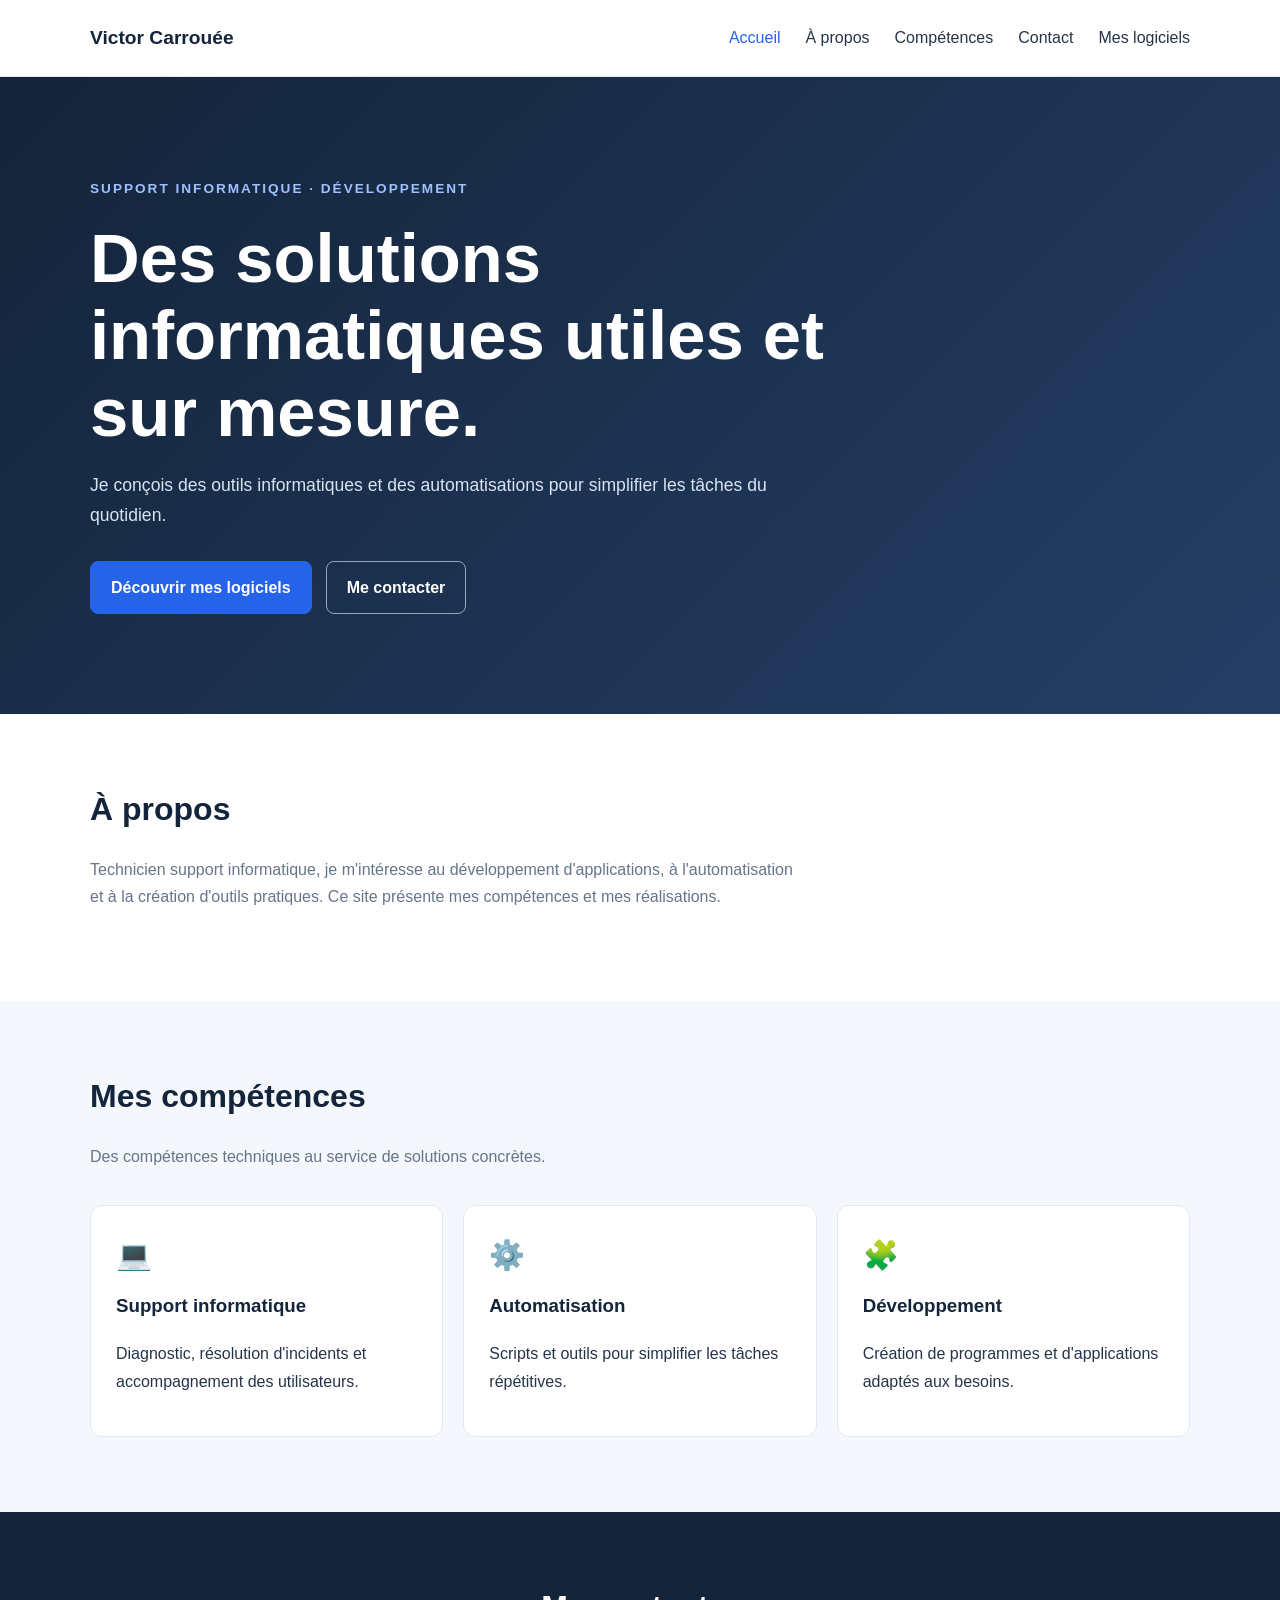
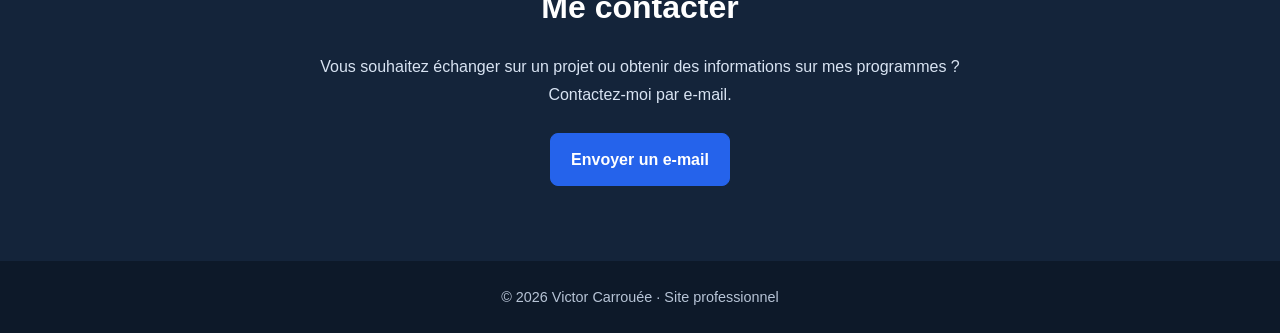
<file: index.html>
<!DOCTYPE html>
<html lang="fr">
<head>
  <meta charset="UTF-8">
  <meta name="viewport" content="width=device-width, initial-scale=1.0">
  <meta name="description" content="Victor Carrouée : support informatique, développement et automatisation.">
  <title>Victor Carrouée | Informatique & Développement</title>
  <link rel="stylesheet" href="style.css">
</head>
<body>

  <header>
    <nav class="container">
      <a class="logo" href="index.html">Victor Carrouée</a>
      <ul>
        <li><a class="active" href="index.html">Accueil</a></li>
        <li><a href="#apropos">À propos</a></li>
        <li><a href="#competences">Compétences</a></li>
        <li><a href="#contact">Contact</a></li>
        <li><a href="logiciels.html">Mes logiciels</a></li>
      </ul>
    </nav>
  </header>

  <main>
    <section class="hero">
      <div class="container">
        <div class="eyebrow">Support informatique · Développement</div>
        <h1>Des solutions informatiques utiles et sur mesure.</h1>
        <p>
          Je conçois des outils informatiques et des automatisations
          pour simplifier les tâches du quotidien.
        </p>
        <div class="buttons">
          <a class="button" href="logiciels.html">Découvrir mes logiciels</a>
          <a class="button secondary" href="#contact">Me contacter</a>
        </div>
      </div>
    </section>

    <section id="apropos">
      <div class="container">
        <h2>À propos</h2>
        <p class="intro">
          Technicien support informatique, je m'intéresse au développement
          d'applications, à l'automatisation et à la création d'outils pratiques.
          Ce site présente mes compétences et mes réalisations.
        </p>
      </div>
    </section>

    <section id="competences" class="section-light">
      <div class="container">
        <h2>Mes compétences</h2>
        <p class="intro">
          Des compétences techniques au service de solutions concrètes.
        </p>
        <div class="cards">
          <article class="card">
            <div class="icon">💻</div>
            <h3>Support informatique</h3>
            <p>Diagnostic, résolution d'incidents et accompagnement des utilisateurs.</p>
          </article>
          <article class="card">
            <div class="icon">⚙️</div>
            <h3>Automatisation</h3>
            <p>Scripts et outils pour simplifier les tâches répétitives.</p>
          </article>
          <article class="card">
            <div class="icon">🧩</div>
            <h3>Développement</h3>
            <p>Création de programmes et d'applications adaptés aux besoins.</p>
          </article>
        </div>
      </div>
    </section>

    <section class="contact" id="contact">
      <div class="container">
        <h2>Me contacter</h2>
        <p>
          Vous souhaitez échanger sur un projet ou obtenir des informations
          sur mes programmes ? Contactez-moi par e-mail.
        </p>
        <!-- Remplacer cette adresse fictive avant publication. -->
        <a class="button" href="mailto:TON-EMAIL@example.com">Envoyer un e-mail</a>
      </div>
    </section>
  </main>

  <footer>
    <div class="container">
      © <span id="year"></span> Victor Carrouée · Site professionnel
    </div>
  </footer>

  <script>
    document.getElementById("year").textContent = new Date().getFullYear();
  </script>
</body>
</html>
</file>
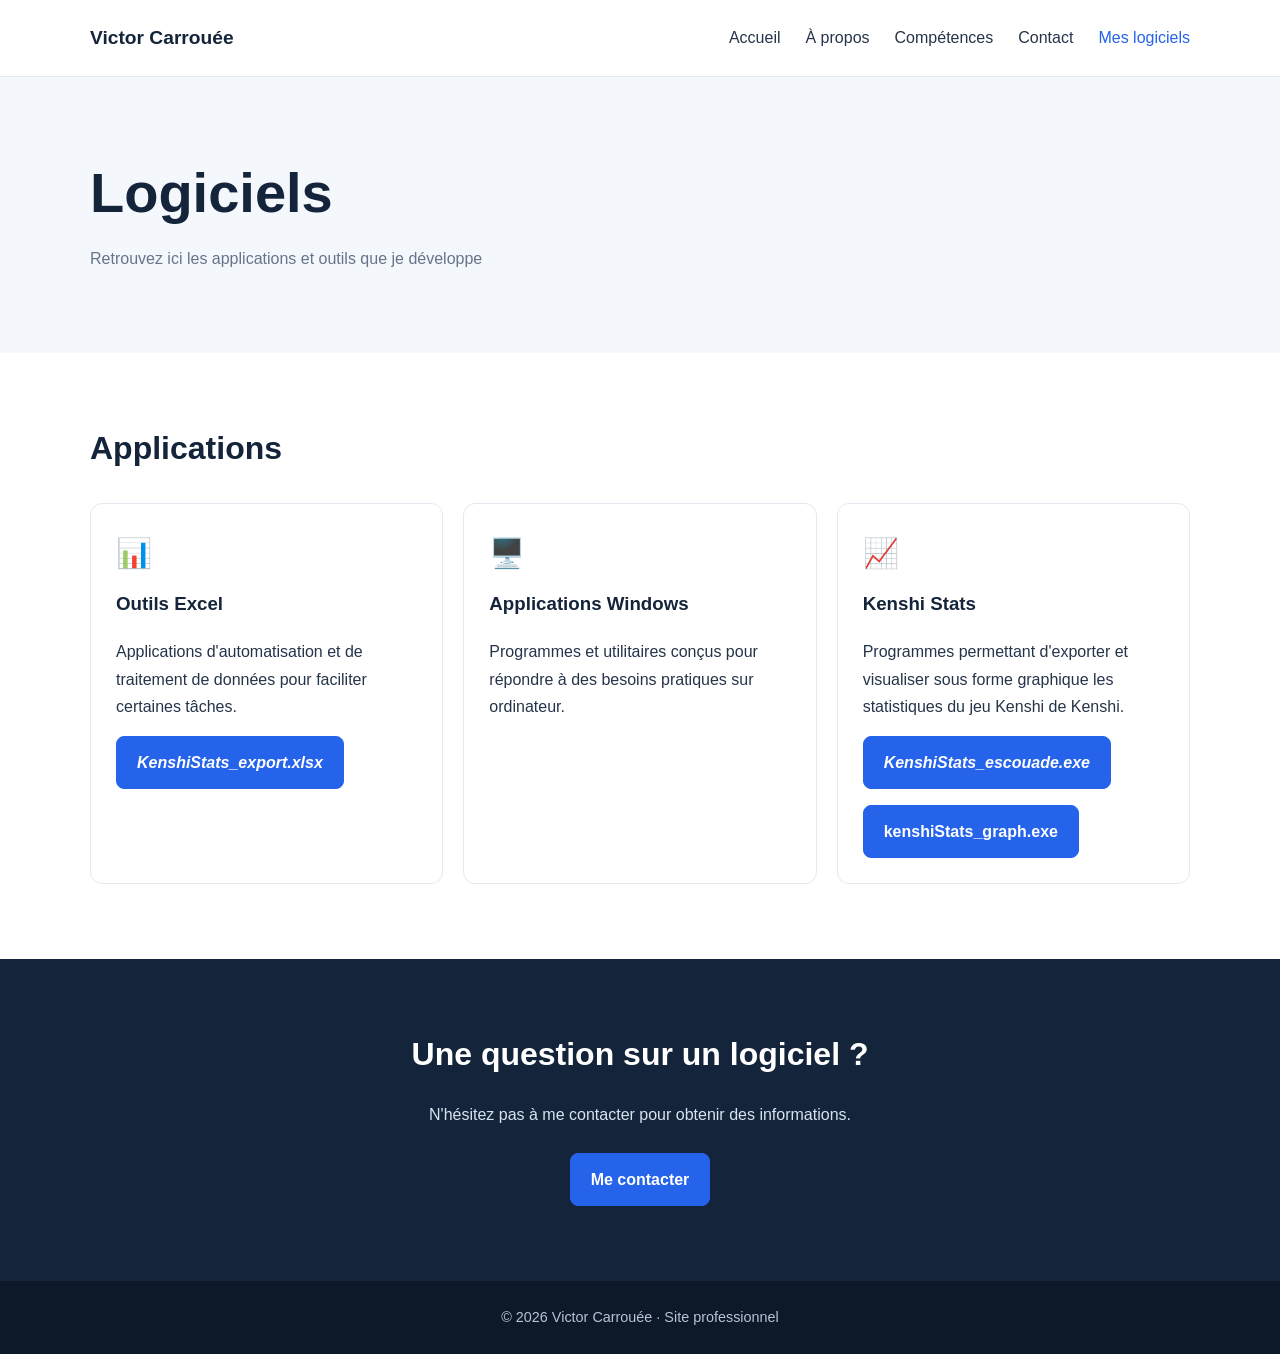
<file: logiciels.html>
<!DOCTYPE html>
<html lang="fr">
<head>
  <meta charset="UTF-8">
  <meta name="viewport" content="width=device-width, initial-scale=1.0">
  <meta name="description" content="Découvrez et téléchargez les logiciels développés par Victor Carrouée.">
  <title>Mes logiciels | Victor Carrouée</title>
  <link rel="stylesheet" href="style.css">
</head>
<body>

  <header>
    <nav class="container">
      <a class="logo" href="index.html">Victor Carrouée</a>
      <ul>
        <li><a href="index.html">Accueil</a></li>
        <li><a href="index.html#apropos">À propos</a></li>
        <li><a href="index.html#competences">Compétences</a></li>
        <li><a href="index.html#contact">Contact</a></li>
        <li><a class="active" href="logiciels.html">Mes logiciels</a></li>
      </ul>
    </nav>
  </header>

  <main>
    <section class="page-heading">
      <div class="container">
        <h1>Logiciels</h1>
        <p>
          Retrouvez ici les applications et outils que je développe
        </p>
      </div>
    </section>

    <section>
      <div class="container">
        <h2>Applications </h2>

        <div class="cards">
          <article class="card">
            <div class="icon">📊</div>
            <h3>Outils Excel</h3>
            <p>
              Applications d'automatisation et de traitement de données
              pour faciliter certaines tâches.
            </p>
            <p><em><a class="button"
   href="telechargements/KenshiStats_export.xlsx"
   download>
  KenshiStats_export.xlsx
</a></em></p>
            
          </article>

          <article class="card">
            <div class="icon">🖥️</div>
            <h3>Applications Windows</h3>
            <p>
              Programmes et utilitaires conçus pour répondre à des besoins
              pratiques sur ordinateur.
            </p>

            </article>


      
<article class="card">
  <div class="icon">📈</div>
  <h3>Kenshi Stats </h3>
  <p>
    Programmes permettant d'exporter et visualiser sous forme graphique les statistiques du jeu Kenshi
    de Kenshi.
  </p>

    <p><em><a class="button" href="telechargements/KenshiStats_escouade.exe" download>
    KenshiStats_escouade.exe </a></em></p>

  <a class="button"
     href="https://github.com/vickovicko/victor-carrouee-info/releases/download/v1.0.0/kenshiStats_graph.exe"
     download>
    kenshiStats_graph.exe
  </a>
</article>


          
        </div>
      </div>
    </section>

    <section class="contact">
      <div class="container">
        <h2>Une question sur un logiciel ?</h2>
        <p>N'hésitez pas à me contacter pour obtenir des informations.</p>
        <a class="button" href="index.html#contact">Me contacter</a>
      </div>
    </section>
  </main>

  <footer>
    <div class="container">
      © <span id="year"></span> Victor Carrouée · Site professionnel
    </div>
  </footer>

  <script>
    document.getElementById("year").textContent = new Date().getFullYear();
  </script>
</body>
</html>
</file>
<file: style.css>
:root {
  --navy: #14243a;
  --blue: #2563eb;
  --light: #f4f7fb;
  --text: #263449;
  --muted: #66758a;
  --border: #e3e9f1;
}

* {
  box-sizing: border-box;
}

html {
  scroll-behavior: smooth;
}

body {
  margin: 0;
  font-family: Arial, Helvetica, sans-serif;
  color: var(--text);
  background: white;
  line-height: 1.7;
}

a {
  color: inherit;
  text-decoration: none;
}

.container {
  width: min(1100px, 90%);
  margin: 0 auto;
}

header {
  background: white;
  border-bottom: 1px solid var(--border);
  position: sticky;
  top: 0;
  z-index: 10;
}

nav {
  min-height: 76px;
  display: flex;
  align-items: center;
  justify-content: space-between;
  gap: 20px;
}

.logo {
  font-size: 1.2rem;
  font-weight: 800;
  color: var(--navy);
}

nav ul {
  display: flex;
  flex-wrap: wrap;
  gap: 25px;
  list-style: none;
  padding: 0;
  margin: 0;
}

nav a:hover,
nav a.active {
  color: var(--blue);
}

.hero {
  background: linear-gradient(135deg, #14243a, #243f65);
  color: white;
  padding: 100px 0;
}

.eyebrow {
  color: #9dc1ff;
  text-transform: uppercase;
  font-weight: bold;
  font-size: 0.85rem;
  letter-spacing: 2px;
}

h1 {
  font-size: clamp(2.4rem, 6vw, 4.3rem);
  line-height: 1.12;
  max-width: 800px;
  margin: 20px 0;
}

.hero p {
  max-width: 700px;
  color: #d8e3f2;
  font-size: 1.1rem;
}

.buttons {
  display: flex;
  flex-wrap: wrap;
  gap: 14px;
  margin-top: 30px;
}

.button {
  display: inline-block;
  padding: 12px 20px;
  border-radius: 8px;
  font-weight: bold;
  background: var(--blue);
  color: white;
  border: 1px solid var(--blue);
}

.button:hover {
  filter: brightness(1.1);
}

.button.secondary {
  background: transparent;
  border-color: #91a7c4;
}

section {
  padding: 75px 0;
}

.section-light {
  background: var(--light);
}

h2 {
  color: var(--navy);
  font-size: 2rem;
  line-height: 1.25;
  margin-top: 0;
}

.intro {
  color: var(--muted);
  max-width: 720px;
}

.cards {
  display: grid;
  grid-template-columns: repeat(3, minmax(0, 1fr));
  gap: 20px;
  margin-top: 35px;
}

.card {
  padding: 25px;
  background: white;
  border: 1px solid var(--border);
  border-radius: 12px;
}

.card h3 {
  color: var(--navy);
  margin-top: 10px;
}

.icon {
  font-size: 1.8rem;
}

.page-heading {
  background: var(--light);
  padding: 65px 0;
}

.page-heading h1 {
  color: var(--navy);
  font-size: clamp(2.2rem, 5vw, 3.5rem);
}

.page-heading p {
  color: var(--muted);
  max-width: 700px;
}

.contact {
  background: var(--navy);
  color: white;
  text-align: center;
}

.contact h2 {
  color: white;
}

.contact p {
  color: #d8e3f2;
  max-width: 650px;
  margin: 0 auto 25px;
}

footer {
  background: #0d1929;
  color: #b7c4d6;
  text-align: center;
  padding: 24px;
  font-size: 0.9rem;
}

@media (max-width: 700px) {
  nav {
    align-items: flex-start;
    flex-direction: column;
    padding: 18px 0;
  }

  nav ul {
    gap: 16px;
  }

  .hero {
    padding: 70px 0;
  }

  .cards {
    grid-template-columns: 1fr;
  }

  section {
    padding: 55px 0;
  }
}
</file>
